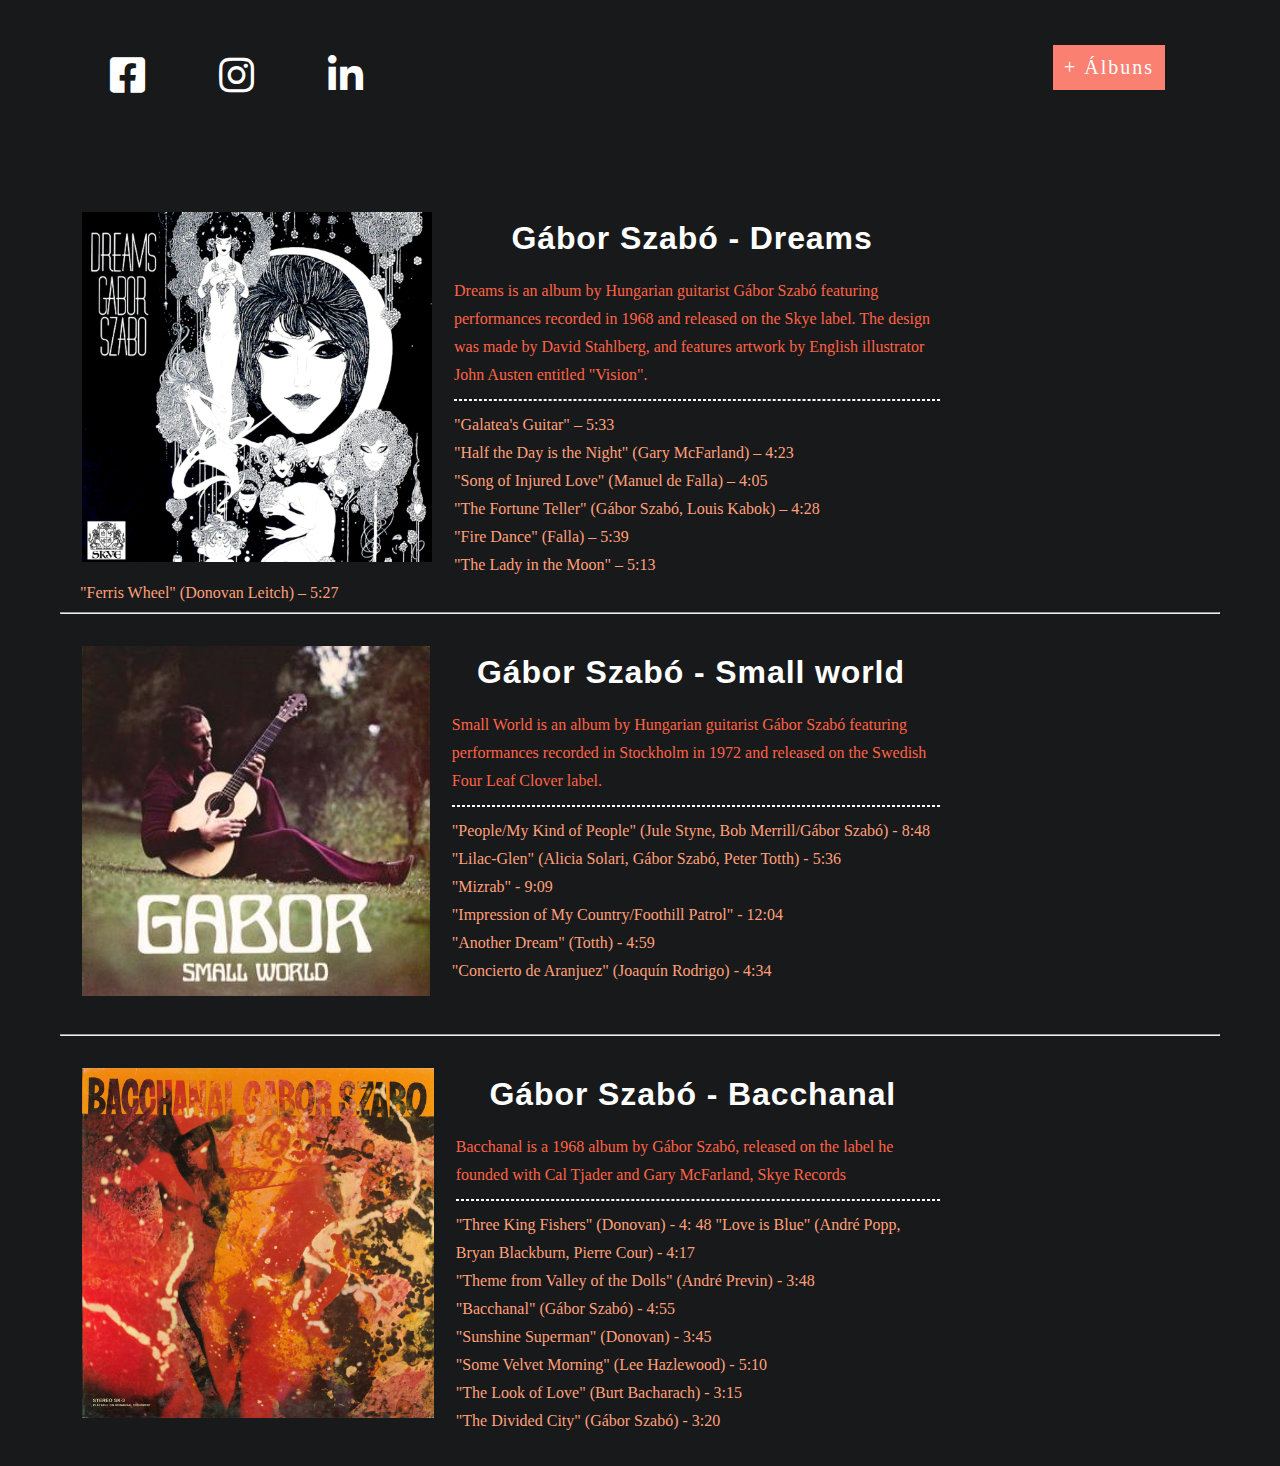
<file: index.html>
<!DOCTYPE html>
<html lang="en">

<head>
    <meta charset="UTF-8">
    <meta http-equiv="X-UA-Compatible" content="IE=edge">
    <meta name="viewport" content="width=device-width, initial-scale=1.0">
    <link rel="stylesheet" href="https://cdnjs.cloudflare.com/ajax/libs/font-awesome/5.8.2/css/all.min.css">
    <title>Álbuns</title>
    <script src="jquery-3.6.0.min.js"></script>
    <script>
        $(document).ready(function(){
    
        $(".lista").hover(function(){
        $(".drop").slideDown();


        });
    
        $('.drop').mouseleave(function(){
            $('.drop').hide(400);
        });
        

        $('html').ready(function(){
            alert('Página feita por André Luiz De Oliveira, estudante de programação e desenvolvimento web.')
        });

});
    </script>
    <link rel="stylesheet" href="Semnet.css">
</head>

<body>
    <div class="nav">

        <div class="icons">
            <a href="https://www.facebook.com/"><i class="fab fa-facebook-square"
                    style="font-size: 40px; color: white;"></a></i>
            <a href=https://www.instagram.com /> <i class="fab fa-instagram" style="font-size: 40px; color: white;"></i>
            </a>
            <a href="Linkedin.com.br"><i class="fab fa-linkedin-in" style="font-size: 40px; color: white;"></i></a>
            
            <ul>
                <li class="lista" id="js">+ Álbuns</li>
                <ul style="display:none;" class="drop">
                    <li class="dropli" id="wiese"><a href="">Klaus Wiese</a></li>
                    <li class="dropli" id="jean"><a href="">Jean M. Jarre</a></li>

                </ul>
            </ul>
            

        </div>


    </div>

    <article class="imagens">

        <img src="gabor.jpg">
        <h1>Gábor Szabó - Dreams</h1>


        <p>Dreams is an album by Hungarian guitarist Gábor Szabó featuring performances recorded in 1968
            and released on the Skye label. The design was
            made by David Stahlberg, and features artwork by English illustrator John Austen entitled "Vision".</p>
        <hr style="border: 0.5px white dashed;">
        <p class="conteudo">"Galatea's Guitar" – 5:33 <br>
            "Half the Day is the Night" (Gary McFarland) – 4:23 <br>
            "Song of Injured Love" (Manuel de Falla) – 4:05 <br>
            "The Fortune Teller" (Gábor Szabó, Louis Kabok) – 4:28 <br>
            "Fire Dance" (Falla) – 5:39 <br>
            "The Lady in the Moon" – 5:13 <br>
            "Ferris Wheel" (Donovan Leitch) – 5:27</p>

    </article>
    <hr>

    <article class="imagens">

        <img src="small_world.jpg">
        <h1>Gábor Szabó - Small world</h1>


        <p>
            Small World is an album by Hungarian guitarist Gábor Szabó featuring
            performances recorded in Stockholm in 1972 and released on the Swedish Four Leaf Clover label.
        </p>
        <hr style="border: 0.5px white dashed;">
        <p class="conteudo">
            "People/My Kind of People" (Jule Styne, Bob Merrill/Gábor Szabó) - 8:48 <br>
            "Lilac-Glen" (Alicia Solari, Gábor Szabó, Peter Totth) - 5:36<br>
            "Mizrab" - 9:09<br>
            "Impression of My Country/Foothill Patrol" - 12:04<br>
            "Another Dream" (Totth) - 4:59<br>
            "Concierto de Aranjuez" (Joaquín Rodrigo) - 4:34<br>
        </p>


    </article>
    <hr>
    <article class="imagens">

        <img src="bacchanal.jpg">
        <h1>Gábor Szabó - Bacchanal</h1>


        <p>
            Bacchanal is a 1968 album by Gábor Szabó, released on the label he founded
            with Cal Tjader and Gary McFarland, Skye Records
        </p>
        <hr style="border: 0.5px white dashed;">

        <p class="conteudo">
            "Three King Fishers" (Donovan) - 4: 48
            "Love is Blue" (André Popp, Bryan Blackburn, Pierre Cour) - 4:17 <br>
            "Theme from Valley of the Dolls" (André Previn) - 3:48 <br>
            "Bacchanal" (Gábor Szabó) - 4:55 <br>
            "Sunshine Superman" (Donovan) - 3:45 <br>
            "Some Velvet Morning" (Lee Hazlewood) - 5:10 <br>
            "The Look of Love" (Burt Bacharach) - 3:15 <br>
            "The Divided City" (Gábor Szabó) - 3:20 <br>
        </p>

    </article>







</body>

</html>
</file>
<file: Semnet.css>
*{
    margin: 10px 20px;

}


body{
    background-color: #18191a;
    overflow-y:scroll;

}

.nav{
    margin-bottom: 20px;
   
    height: 150px;
}


ul li{
    font-size: 20px;
    display: inline-block;
    color: white;
    text-decoration: none;
    padding: 10px;
    letter-spacing: 2px;
    background-color: salmon;
    border:1px solid salmon;
    max-width: max-content; 
}
li{    
    display: inline-block;
    margin: 15px;
    margin-bottom: 8px;

}


ul{
    display: inline-block;
    text-decoration: none;

}
                                    /* LISTA E DROPDOWN */

 .lista:hover{
    border: 1px solid #18191a;
    background-color: #18191a ;
    border-top: 1px solid #fff;
    transition: 1.2s;

}

.lista:hover{
    color: salmon;
    border: 1px solid #18191a;
    border-left: 1px solid #fff;
    transition: 1.9s;
}
.lista:hover{
    border: 1px solid #18191a;
    border-right: 1px solid #18191a;
    transition: 0.5s;
}

.lista:hover{
    color: salmon;
    border-bottom: 1px solid #fff;
    transition: 1.0s;
}

ul li a{
    text-decoration: none;
    color: white;
    display: block;
    position: relative;
    font-size: 20px;
    max-width: 100px;
}

.dropli{
    font-family:sans-serif;
    width: 90px;
    right:60px;
    position: relative;
    background-color: tomato;
    border: none;
}
a{
    background-image: url();
}










                                    /* FIM LISTA E DROPDOWN */


p{
    color: white;
}

/* Icones */

.icons{
    text-align: start ;
    padding-top: 15px;
    
}
.icons>a{
    border: none;
    padding-left: 5px;
    color: #242526;
    margin-left: 5px;
    display: inline-block;
}
.icons>a:hover{
    background-color: salmon;
    display: inline-block;
    transition: 0.8s;

}

.icons ul{
    margin-top: -5px;
    text-align: end;
    float: right;
}


/* FIM ICONES */

/* IMAGENS DE ALBUNS */

article{
    display: inline-block;
    width: 900px;
    position: relative;
}

img{
    padding: 2px;
    height: 350px;
    width: auto;
    float: left;
    vertical-align: middle;
}

article p{
    line-height: 28px;
    color: tomato;
}
h1{
    text-align: center;
    padding: 10px;
    letter-spacing: 0.9px;
    font-family: Verdana, Geneva, Tahoma, sans-serif;
    color: white;
}

article{
    height: 380px;
}

.conteudo{
    color: lightsalmon;
}

.nav ul li{
    display: flex;
    text-align: end;
    
}
</file>
